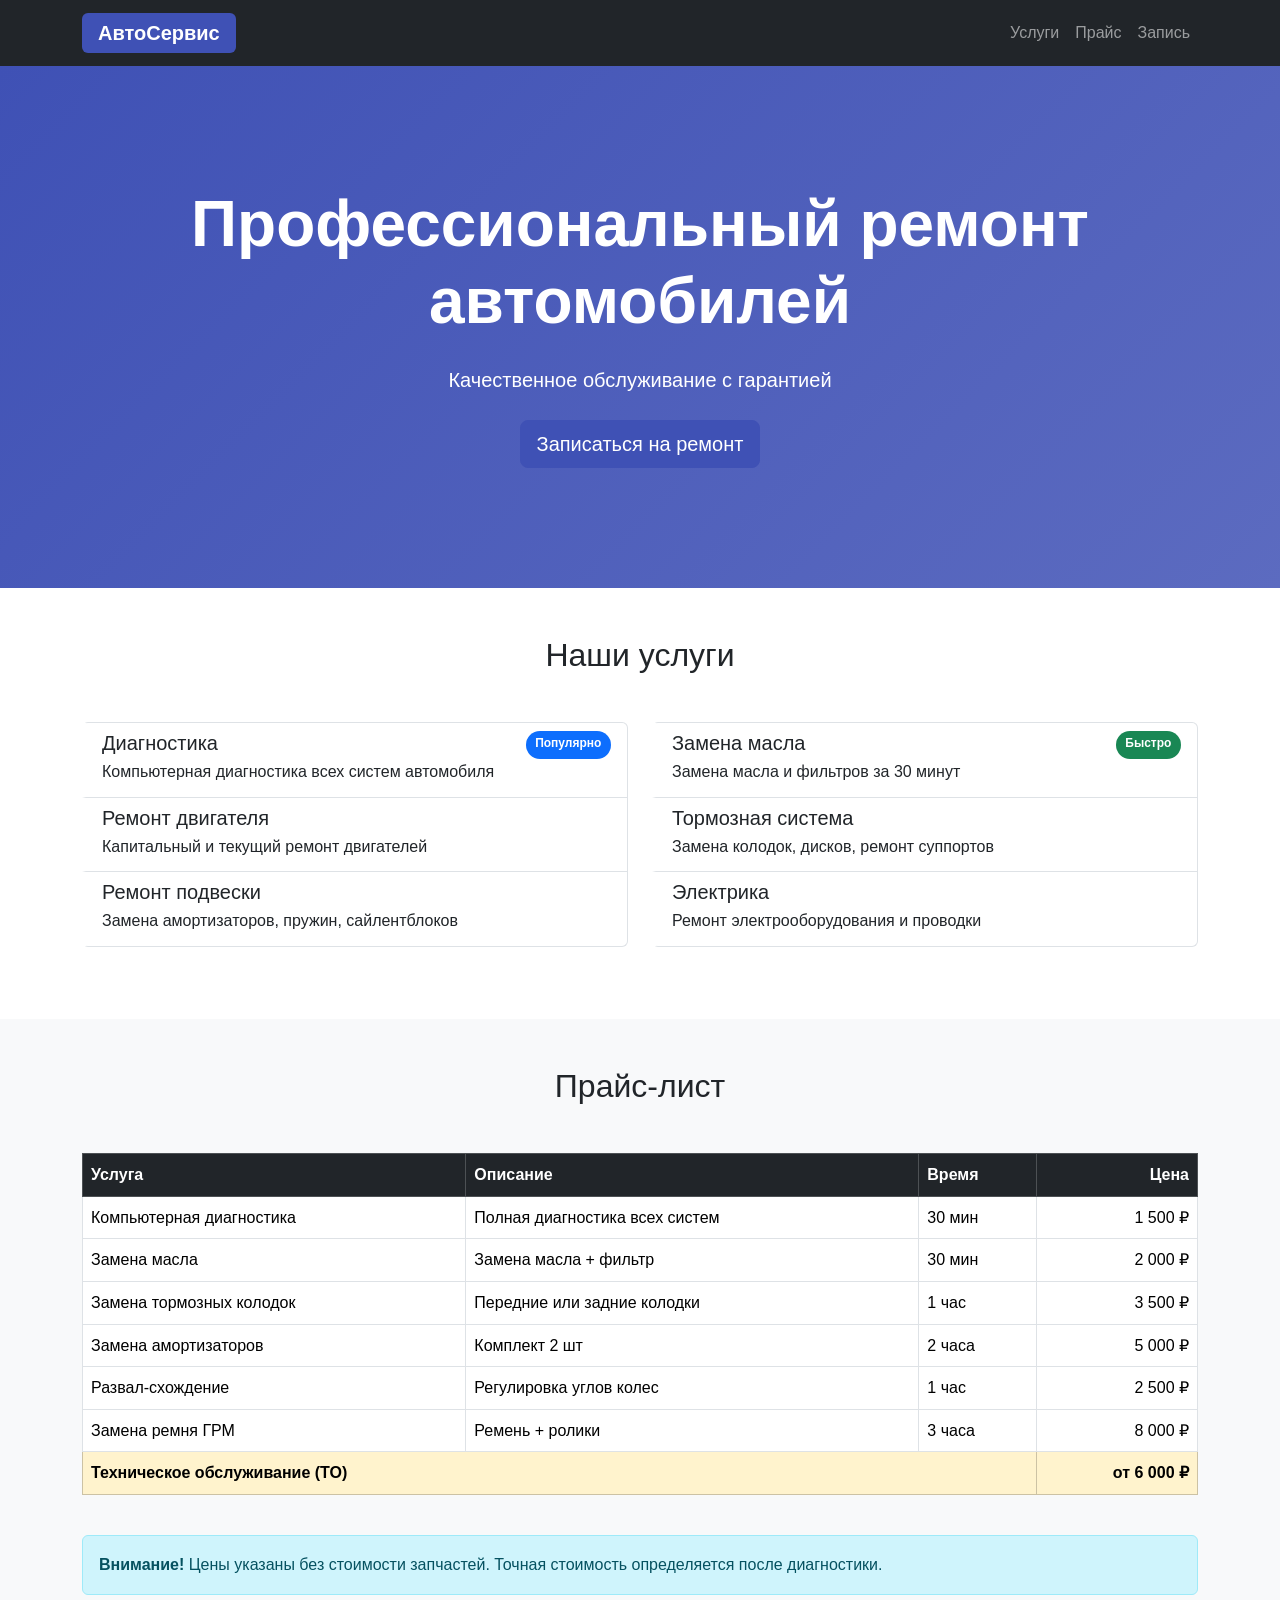
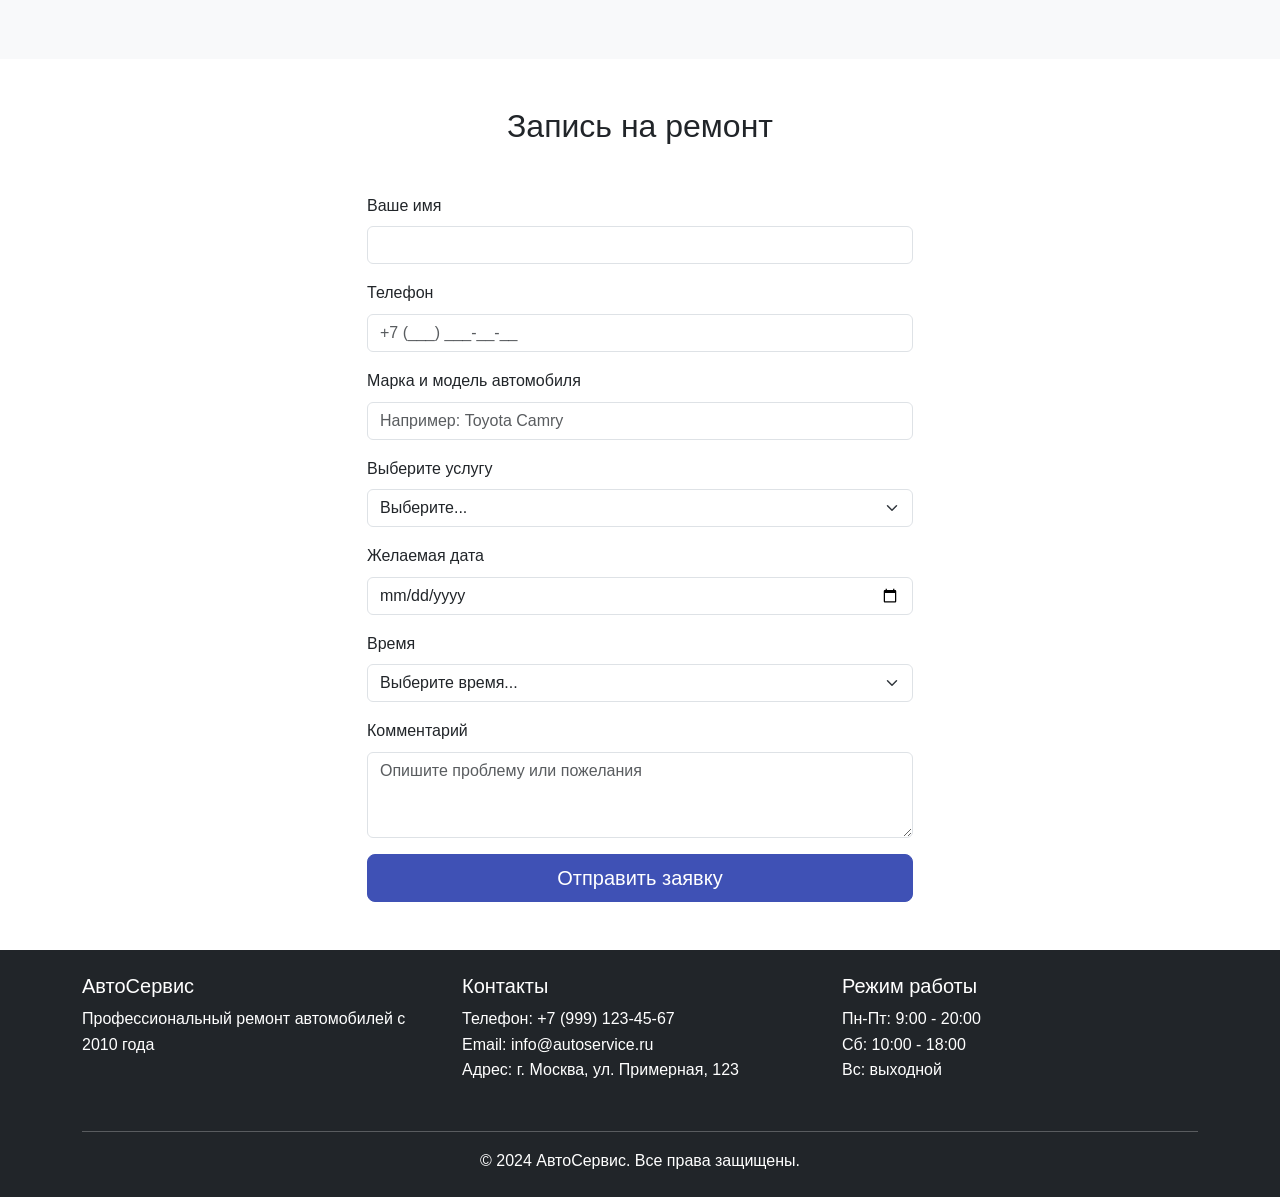
<file: servis/index.html>
<!DOCTYPE html>
<html lang="ru">
<head>
    <meta charset="UTF-8">
    <meta name="viewport" content="width=device-width, initial-scale=1.0">
    <title>АвтоСервис - Профессиональный ремонт автомобилей</title>
    <link href="https://cdn.jsdelivr.net/npm/bootstrap@5.3.0/dist/css/bootstrap.min.css" rel="stylesheet">
    <link rel="stylesheet" href="style.css">
</head>
<body>
    <nav class="navbar navbar-expand-lg navbar-dark bg-dark sticky-top">
        <div class="container">
            <a class="navbar-brand" href="#">
                <span class="badge bg-indigo fs-5">АвтоСервис</span>
            </a>
            <button class="navbar-toggler" type="button" data-bs-toggle="collapse" data-bs-target="#navbarNav">
                <span class="navbar-toggler-icon"></span>
            </button>
            <div class="collapse navbar-collapse" id="navbarNav">
                <ul class="navbar-nav ms-auto">
                    <li class="nav-item">
                        <a class="nav-link" href="#services">Услуги</a>
                    </li>
                    <li class="nav-item">
                        <a class="nav-link" href="#price">Прайс</a>
                    </li>
                    <li class="nav-item">
                        <a class="nav-link" href="#booking">Запись</a>
                    </li>
                </ul>
            </div>
        </div>
    </nav>

    <section class="hero">
        <div class="container text-center text-white">
            <h1 class="display-3 fw-bold mb-4">Профессиональный ремонт автомобилей</h1>
            <p class="lead mb-4">Качественное обслуживание с гарантией</p>
            <a href="#booking" class="btn btn-indigo btn-lg">Записаться на ремонт</a>
        </div>
    </section>

    <section id="services" class="py-5">
        <div class="container">
            <h2 class="text-center mb-5">Наши услуги</h2>
            <div class="row">
                <div class="col-md-6 mb-4">
                    <div class="list-group">
                        <div class="list-group-item list-group-item-action">
                            <div class="d-flex w-100 justify-content-between">
                                <h5 class="mb-1">Диагностика</h5>
                                <span class="badge bg-primary rounded-pill">Популярно</span>
                            </div>
                            <p class="mb-1">Компьютерная диагностика всех систем автомобиля</p>
                        </div>
                        <div class="list-group-item list-group-item-action">
                            <div class="d-flex w-100 justify-content-between">
                                <h5 class="mb-1">Ремонт двигателя</h5>
                            </div>
                            <p class="mb-1">Капитальный и текущий ремонт двигателей</p>
                        </div>
                        <div class="list-group-item list-group-item-action">
                            <div class="d-flex w-100 justify-content-between">
                                <h5 class="mb-1">Ремонт подвески</h5>
                            </div>
                            <p class="mb-1">Замена амортизаторов, пружин, сайлентблоков</p>
                        </div>
                    </div>
                </div>
                <div class="col-md-6 mb-4">
                    <div class="list-group">
                        <div class="list-group-item list-group-item-action">
                            <div class="d-flex w-100 justify-content-between">
                                <h5 class="mb-1">Замена масла</h5>
                                <span class="badge bg-success rounded-pill">Быстро</span>
                            </div>
                            <p class="mb-1">Замена масла и фильтров за 30 минут</p>
                        </div>
                        <div class="list-group-item list-group-item-action">
                            <div class="d-flex w-100 justify-content-between">
                                <h5 class="mb-1">Тормозная система</h5>
                            </div>
                            <p class="mb-1">Замена колодок, дисков, ремонт суппортов</p>
                        </div>
                        <div class="list-group-item list-group-item-action">
                            <div class="d-flex w-100 justify-content-between">
                                <h5 class="mb-1">Электрика</h5>
                            </div>
                            <p class="mb-1">Ремонт электрооборудования и проводки</p>
                        </div>
                    </div>
                </div>
            </div>
        </div>
    </section>

    <section id="price" class="py-5 bg-light">
        <div class="container">
            <h2 class="text-center mb-5">Прайс-лист</h2>
            <div class="table-responsive">
                <table class="table table-hover table-bordered">
                    <thead class="table-dark">
                        <tr>
                            <th>Услуга</th>
                            <th>Описание</th>
                            <th>Время</th>
                            <th class="text-end">Цена</th>
                        </tr>
                    </thead>
                    <tbody>
                        <tr>
                            <td>Компьютерная диагностика</td>
                            <td>Полная диагностика всех систем</td>
                            <td>30 мин</td>
                            <td class="text-end">1 500 ₽</td>
                        </tr>
                        <tr>
                            <td>Замена масла</td>
                            <td>Замена масла + фильтр</td>
                            <td>30 мин</td>
                            <td class="text-end">2 000 ₽</td>
                        </tr>
                        <tr>
                            <td>Замена тормозных колодок</td>
                            <td>Передние или задние колодки</td>
                            <td>1 час</td>
                            <td class="text-end">3 500 ₽</td>
                        </tr>
                        <tr>
                            <td>Замена амортизаторов</td>
                            <td>Комплект 2 шт</td>
                            <td>2 часа</td>
                            <td class="text-end">5 000 ₽</td>
                        </tr>
                        <tr>
                            <td>Развал-схождение</td>
                            <td>Регулировка углов колес</td>
                            <td>1 час</td>
                            <td class="text-end">2 500 ₽</td>
                        </tr>
                        <tr>
                            <td>Замена ремня ГРМ</td>
                            <td>Ремень + ролики</td>
                            <td>3 часа</td>
                            <td class="text-end">8 000 ₽</td>
                        </tr>
                        <tr class="table-warning">
                            <td colspan="3"><strong>Техническое обслуживание (ТО)</strong></td>
                            <td class="text-end"><strong>от 6 000 ₽</strong></td>
                        </tr>
                    </tbody>
                </table>
            </div>
            <div class="alert alert-info mt-4">
                <strong>Внимание!</strong> Цены указаны без стоимости запчастей. Точная стоимость определяется после диагностики.
            </div>
        </div>
    </section>

    <section id="booking" class="py-5">
        <div class="container">
            <h2 class="text-center mb-5">Запись на ремонт</h2>
            <div class="row justify-content-center">
                <div class="col-md-8 col-lg-6">
                    <form class="needs-validation" novalidate>
                        <div class="mb-3">
                            <label for="name" class="form-label">Ваше имя</label>
                            <input type="text" class="form-control" id="name" required>
                        </div>
                        <div class="mb-3">
                            <label for="phone" class="form-label">Телефон</label>
                            <input type="tel" class="form-control" id="phone" placeholder="+7 (___) ___-__-__" required>
                        </div>
                        <div class="mb-3">
                            <label for="car" class="form-label">Марка и модель автомобиля</label>
                            <input type="text" class="form-control" id="car" placeholder="Например: Toyota Camry" required>
                        </div>
                        <div class="mb-3">
                            <label for="service" class="form-label">Выберите услугу</label>
                            <select class="form-select" id="service" required>
                                <option value="">Выберите...</option>
                                <option value="diagnostic">Диагностика</option>
                                <option value="oil">Замена масла</option>
                                <option value="brakes">Тормозная система</option>
                                <option value="suspension">Подвеска</option>
                                <option value="engine">Ремонт двигателя</option>
                                <option value="electric">Электрика</option>
                                <option value="other">Другое</option>
                            </select>
                        </div>
                        <div class="mb-3">
                            <label for="date" class="form-label">Желаемая дата</label>
                            <input type="date" class="form-control" id="date" required>
                        </div>
                        <div class="mb-3">
                            <label for="time" class="form-label">Время</label>
                            <select class="form-select" id="time" required>
                                <option value="">Выберите время...</option>
                                <option value="09:00">09:00</option>
                                <option value="10:00">10:00</option>
                                <option value="11:00">11:00</option>
                                <option value="12:00">12:00</option>
                                <option value="14:00">14:00</option>
                                <option value="15:00">15:00</option>
                                <option value="16:00">16:00</option>
                                <option value="17:00">17:00</option>
                            </select>
                        </div>
                        <div class="mb-3">
                            <label for="comment" class="form-label">Комментарий</label>
                            <textarea class="form-control" id="comment" rows="3" placeholder="Опишите проблему или пожелания"></textarea>
                        </div>
                        <div class="d-grid">
                            <button type="submit" class="btn btn-indigo btn-lg">Отправить заявку</button>
                        </div>
                    </form>
                </div>
            </div>
        </div>
    </section>

    <footer class="bg-dark text-white py-4">
        <div class="container">
            <div class="row">
                <div class="col-md-4 mb-3">
                    <h5>АвтоСервис</h5>
                    <p>Профессиональный ремонт автомобилей с 2010 года</p>
                </div>
                <div class="col-md-4 mb-3">
                    <h5>Контакты</h5>
                    <p>Телефон: +7 (999) 123-45-67<br>
                    Email: info@autoservice.ru<br>
                    Адрес: г. Москва, ул. Примерная, 123</p>
                </div>
                <div class="col-md-4 mb-3">
                    <h5>Режим работы</h5>
                    <p>Пн-Пт: 9:00 - 20:00<br>
                    Сб: 10:00 - 18:00<br>
                    Вс: выходной</p>
                </div>
            </div>
            <hr class="bg-white">
            <div class="text-center">
                <p class="mb-0">&copy; 2024 АвтоСервис. Все права защищены.</p>
            </div>
        </div>
    </footer>

    <script src="https://cdn.jsdelivr.net/npm/bootstrap@5.3.0/dist/js/bootstrap.bundle.min.js"></script>
</body>
</html>
</file>
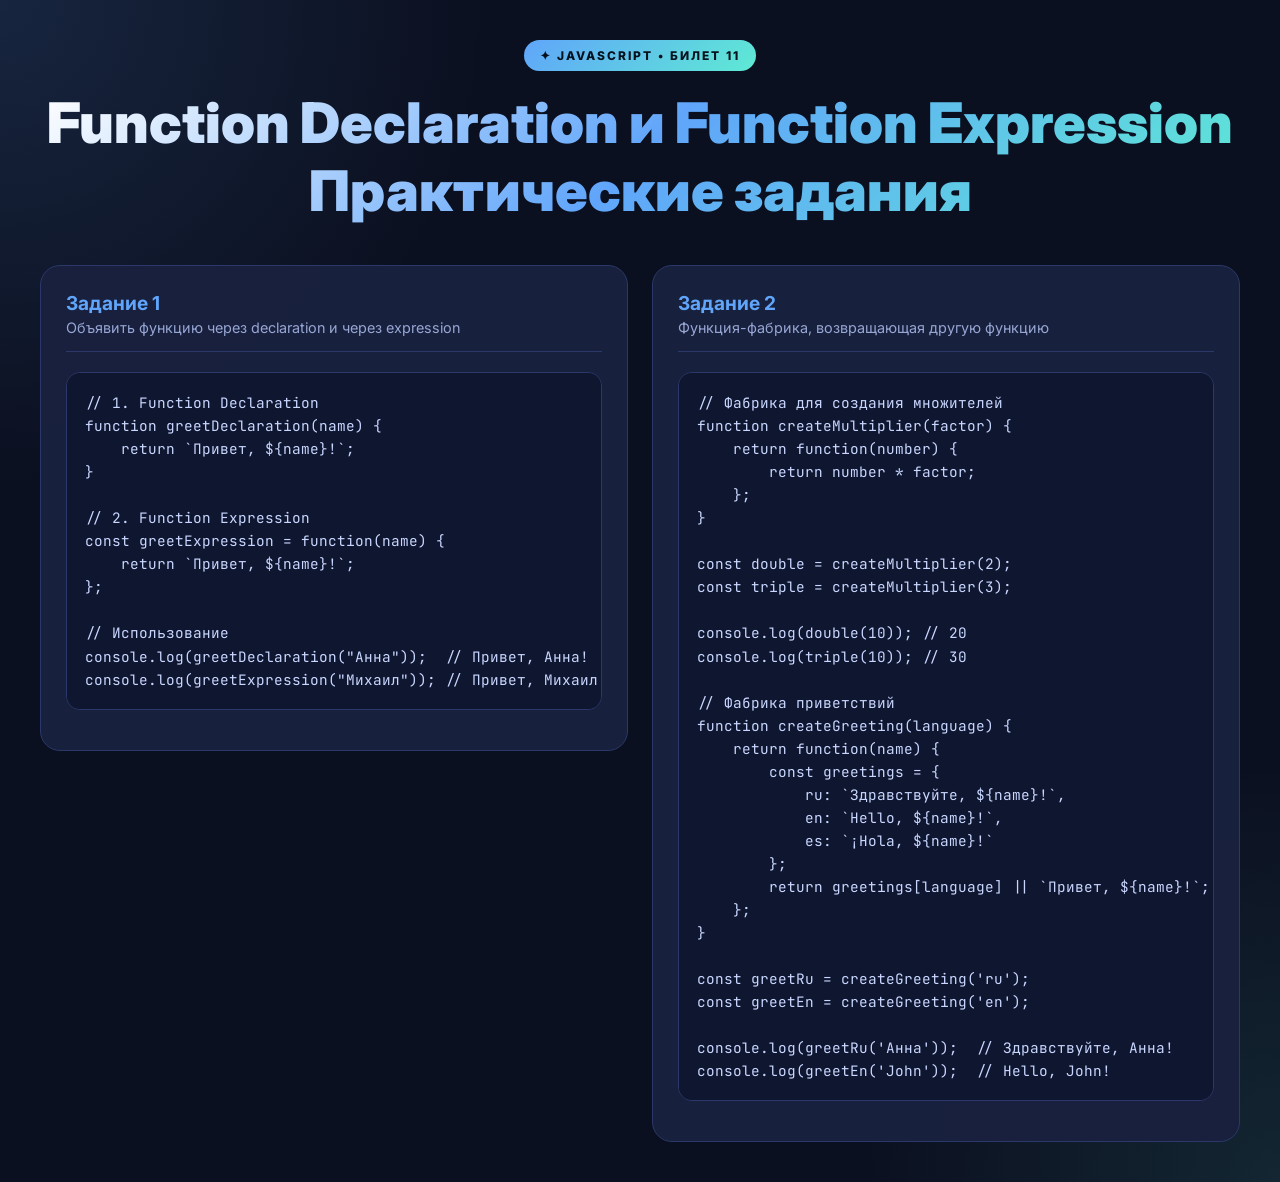
<file: зачёт 19 03/зачёт.html>
<!doctype html>
<html lang="ru">
  <head>
    <meta charset="UTF-8" />
    <meta name="viewport" content="width=device-width, initial-scale=1.0" />
    <title>Билет 11 - Ответы на практические задания</title>
    <style>
      @import url("https://fonts.googleapis.com/css2?family=Inter:wght@300;400;500;700;800;900&family=JetBrains+Mono:wght@400;700&display=swap");

      :root {
        --bg: #0b1020;
        --surface: #121933;
        --card: #18213f;
        --border: #2b3869;
        --text: #e9efff;
        --muted: #98a6d4;
        --accent: #60a5fa;
        --accent2: #5eead4;
        --accent3: #f59e0b;
      }

      * {
        box-sizing: border-box;
        margin: 0;
        padding: 0;
      }

      body {
        font-family: Inter, sans-serif;
        color: var(--text);
        background: radial-gradient(circle at top left, rgba(96, 165, 250, 0.14), transparent 28%),
          radial-gradient(circle at bottom right, rgba(94, 234, 212, 0.1), transparent 24%),
          var(--bg);
        min-height: 100vh;
        padding: 40px 20px;
      }

      .container {
        max-width: 1200px;
        margin: 0 auto;
      }

      header {
        text-align: center;
        margin-bottom: 40px;
      }

      .badge {
        display: inline-block;
        padding: 8px 16px;
        border-radius: 999px;
        font-size: 12px;
        font-weight: 800;
        letter-spacing: 2px;
        text-transform: uppercase;
        background: linear-gradient(135deg, var(--accent), var(--accent2));
        color: #05121d;
        margin-bottom: 18px;
      }

      h1 {
        font-size: clamp(2rem, 5vw, 3.5rem);
        font-weight: 900;
        background: linear-gradient(135deg, #fff, var(--accent), var(--accent2));
        -webkit-background-clip: text;
        -webkit-text-fill-color: transparent;
        margin-bottom: 14px;
      }

      .answers-grid {
        display: grid;
        grid-template-columns: 1fr 1fr;
        gap: 24px;
      }

      .answer-card {
        background: rgba(24, 33, 63, 0.96);
        border: 1px solid var(--border);
        border-radius: 20px;
        padding: 25px;
        transition: 0.2s ease;
        position: relative;
        overflow: hidden;
        height: fit-content;
      }

      .answer-card::before {
        content: "";
        position: absolute;
        left: 0;
        right: 0;
        top: 0;
        height: 3px;
        background: linear-gradient(90deg, var(--accent), var(--accent2), transparent);
        opacity: 0;
        transition: 0.2s;
      }

      .answer-card:hover {
        transform: translateY(-3px);
        border-color: var(--accent);
        box-shadow: 0 20px 45px rgba(0, 0, 0, 0.25);
      }

      .answer-card:hover::before {
        opacity: 1;
      }

      .card-header {
        display: flex;
        align-items: center;
        gap: 12px;
        margin-bottom: 20px;
        padding-bottom: 15px;
        border-bottom: 1px solid var(--border);
      }

      .card-icon {
        font-size: 1.8rem;
      }

      .card-title {
        font-size: 1.2rem;
        font-weight: 700;
        color: var(--accent);
      }

      .card-subtitle {
        font-size: 0.9rem;
        color: var(--muted);
        margin-top: 4px;
      }

      pre {
        background: #0f1630;
        border: 1px solid var(--border);
        border-radius: 14px;
        padding: 18px;
        overflow-x: auto;
        color: #c9d7ff;
        font-family: "JetBrains Mono", monospace;
        font-size: 0.9rem;
        line-height: 1.6;
        margin: 15px 0;
      }

      @media (max-width: 768px) {
        .answers-grid {
          grid-template-columns: 1fr;
        }
      }
    </style>
  </head>
  <body>
    <div class="container">
      <header>
        <div class="badge">✦ JavaScript • Билет 11</div>
        <h1>Function Declaration и Function Expression<br>Практические задания</h1>
      </header>

      <div class="answers-grid">
        <!-- Задание 1: Function Declaration и Function Expression (слева) -->
        <div class="answer-card">
          <div class="card-header">
            <div>
              <div class="card-title">Задание 1</div>
              <div class="card-subtitle">Объявить функцию через declaration и через expression</div>
            </div>
          </div>

          <pre>// 1. Function Declaration
function greetDeclaration(name) {
    return `Привет, ${name}!`;
}

// 2. Function Expression
const greetExpression = function(name) {
    return `Привет, ${name}!`;
};

// Использование
console.log(greetDeclaration("Анна"));  // Привет, Анна!
console.log(greetExpression("Михаил")); // Привет, Михаил!</pre>
        </div>

        <!-- Задание 2: Функция-фабрика (справа) -->
        <div class="answer-card">
          <div class="card-header">
            <div>
              <div class="card-title">Задание 2</div>
              <div class="card-subtitle">Функция-фабрика, возвращающая другую функцию</div>
            </div>
          </div>

          <pre>// Фабрика для создания множителей
function createMultiplier(factor) {
    return function(number) {
        return number * factor;
    };
}

const double = createMultiplier(2);
const triple = createMultiplier(3);

console.log(double(10)); // 20
console.log(triple(10)); // 30

// Фабрика приветствий
function createGreeting(language) {
    return function(name) {
        const greetings = {
            ru: `Здравствуйте, ${name}!`,
            en: `Hello, ${name}!`,
            es: `¡Hola, ${name}!`
        };
        return greetings[language] || `Привет, ${name}!`;
    };
}

const greetRu = createGreeting('ru');
const greetEn = createGreeting('en');

console.log(greetRu('Анна'));  // Здравствуйте, Анна!
console.log(greetEn('John'));  // Hello, John!</pre>
        </div>
      </div>
    </div>
  </body>
</html>
</file>
<file: servis/style.css>
* {
    margin: 0;
    padding: 0;
    box-sizing: border-box;
}

body {
    font-family: 'Segoe UI', Tahoma, Geneva, Verdana, sans-serif;
    line-height: 1.6;
}

.hero {
    background: linear-gradient(135deg, #3f51b5 0%, #5c6bc0 100%);
    padding: 120px 0;
    min-height: 500px;
    display: flex;
    align-items: center;
}

.navbar-brand {
    font-weight: bold;
    font-size: 1.5rem;
}

.list-group-item {
    border-left: 4px solid transparent;
    transition: all 0.3s ease;
}

.list-group-item:hover {
    border-left-color: #3f51b5;
    background-color: #f8f9fa;
    transform: translateX(5px);
}

.table {
    background-color: white;
}

.table thead {
    position: sticky;
    top: 0;
}

.table tbody tr {
    transition: all 0.2s ease;
}

.table tbody tr:hover {
    background-color: #f8f9fa;
    transform: scale(1.01);
}

.form-control:focus,
.form-select:focus {
    border-color: #3f51b5;
    box-shadow: 0 0 0 0.2rem rgba(63, 81, 181, 0.25);
}

.bg-indigo {
    background-color: #3f51b5 !important;
}

.btn-indigo {
    background-color: #3f51b5;
    border-color: #3f51b5;
    color: white;
    transition: all 0.3s ease;
}

.btn-indigo:hover {
    background-color: #303f9f;
    border-color: #303f9f;
    color: white;
    transform: translateY(-2px);
    box-shadow: 0 4px 8px rgba(0, 0, 0, 0.2);
}

section {
    scroll-margin-top: 70px;
}

footer {
    margin-top: auto;
}

.badge {
    padding: 0.5em 0.8em;
}

@media (max-width: 768px) {
    .hero {
        padding: 80px 0;
        min-height: 400px;
    }
    
    .hero h1 {
        font-size: 2rem;
    }
    
    .table-responsive {
        font-size: 0.9rem;
    }
}
</file>
